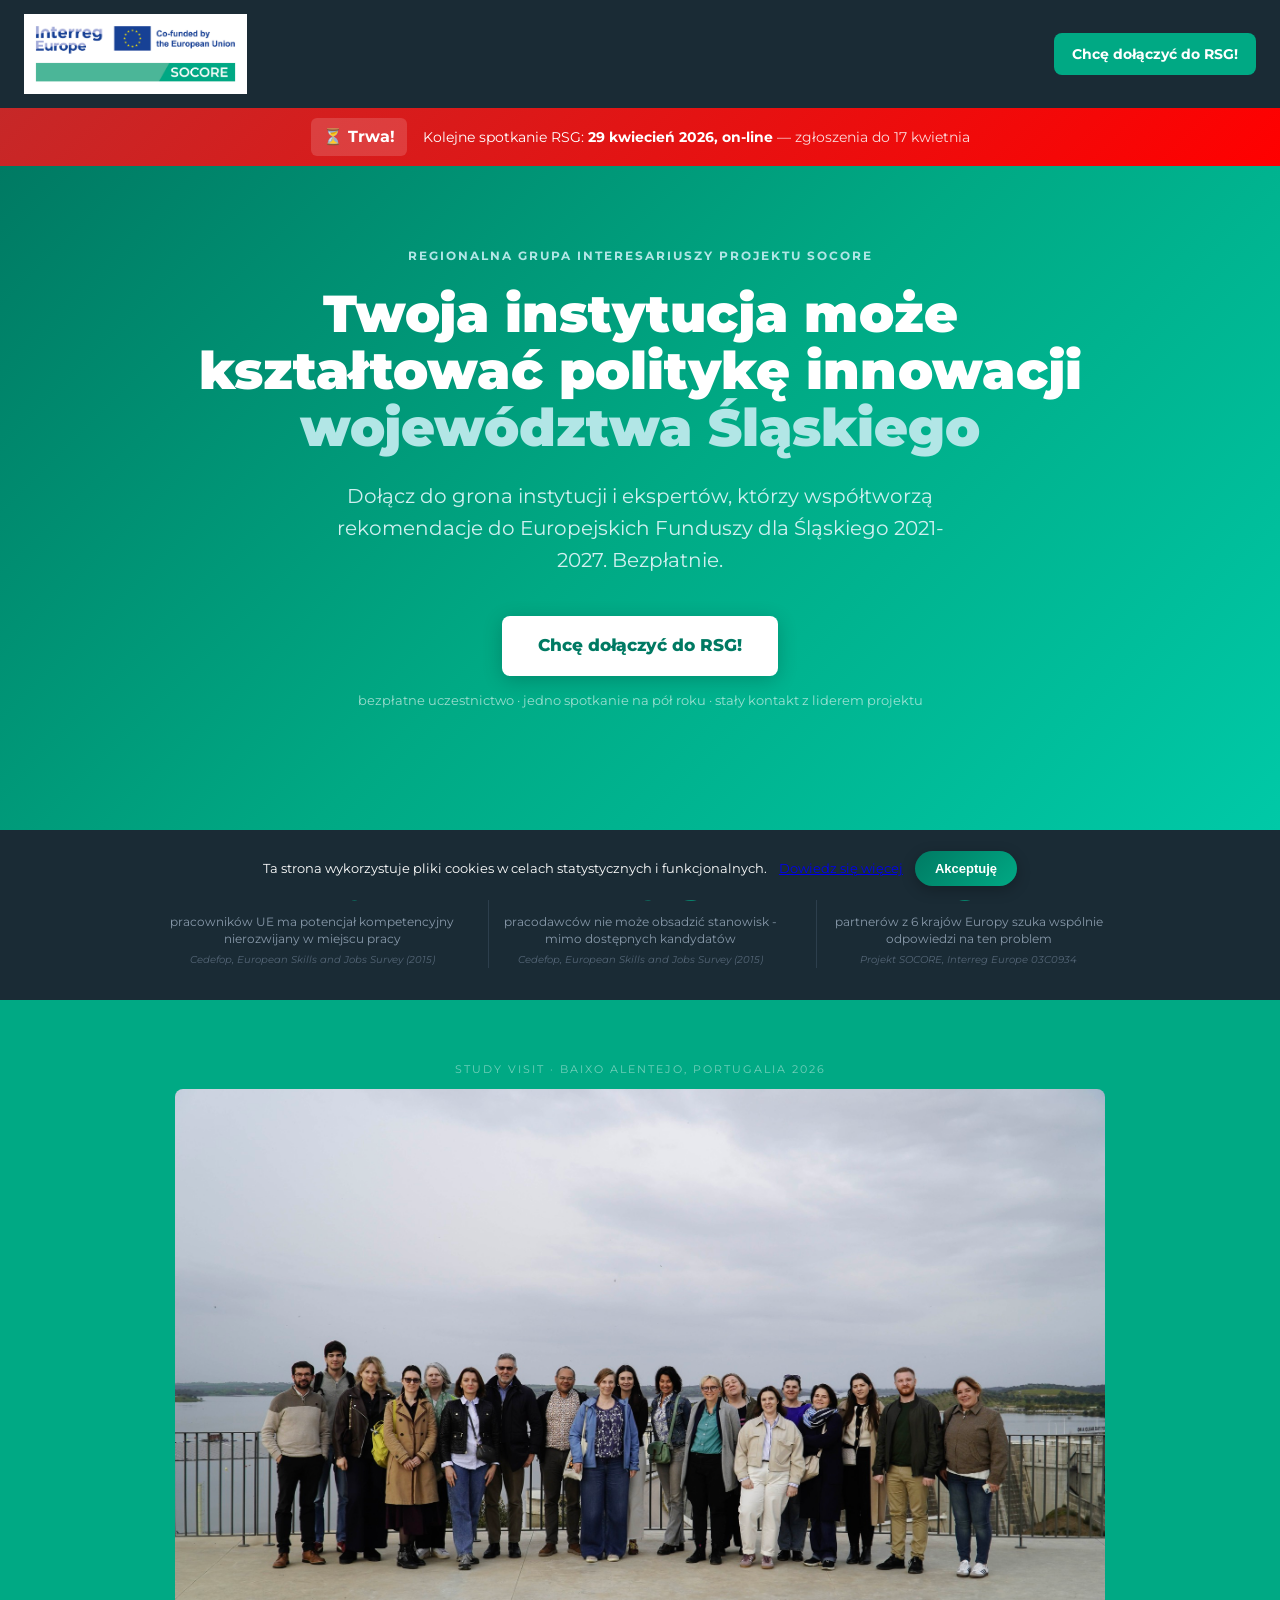
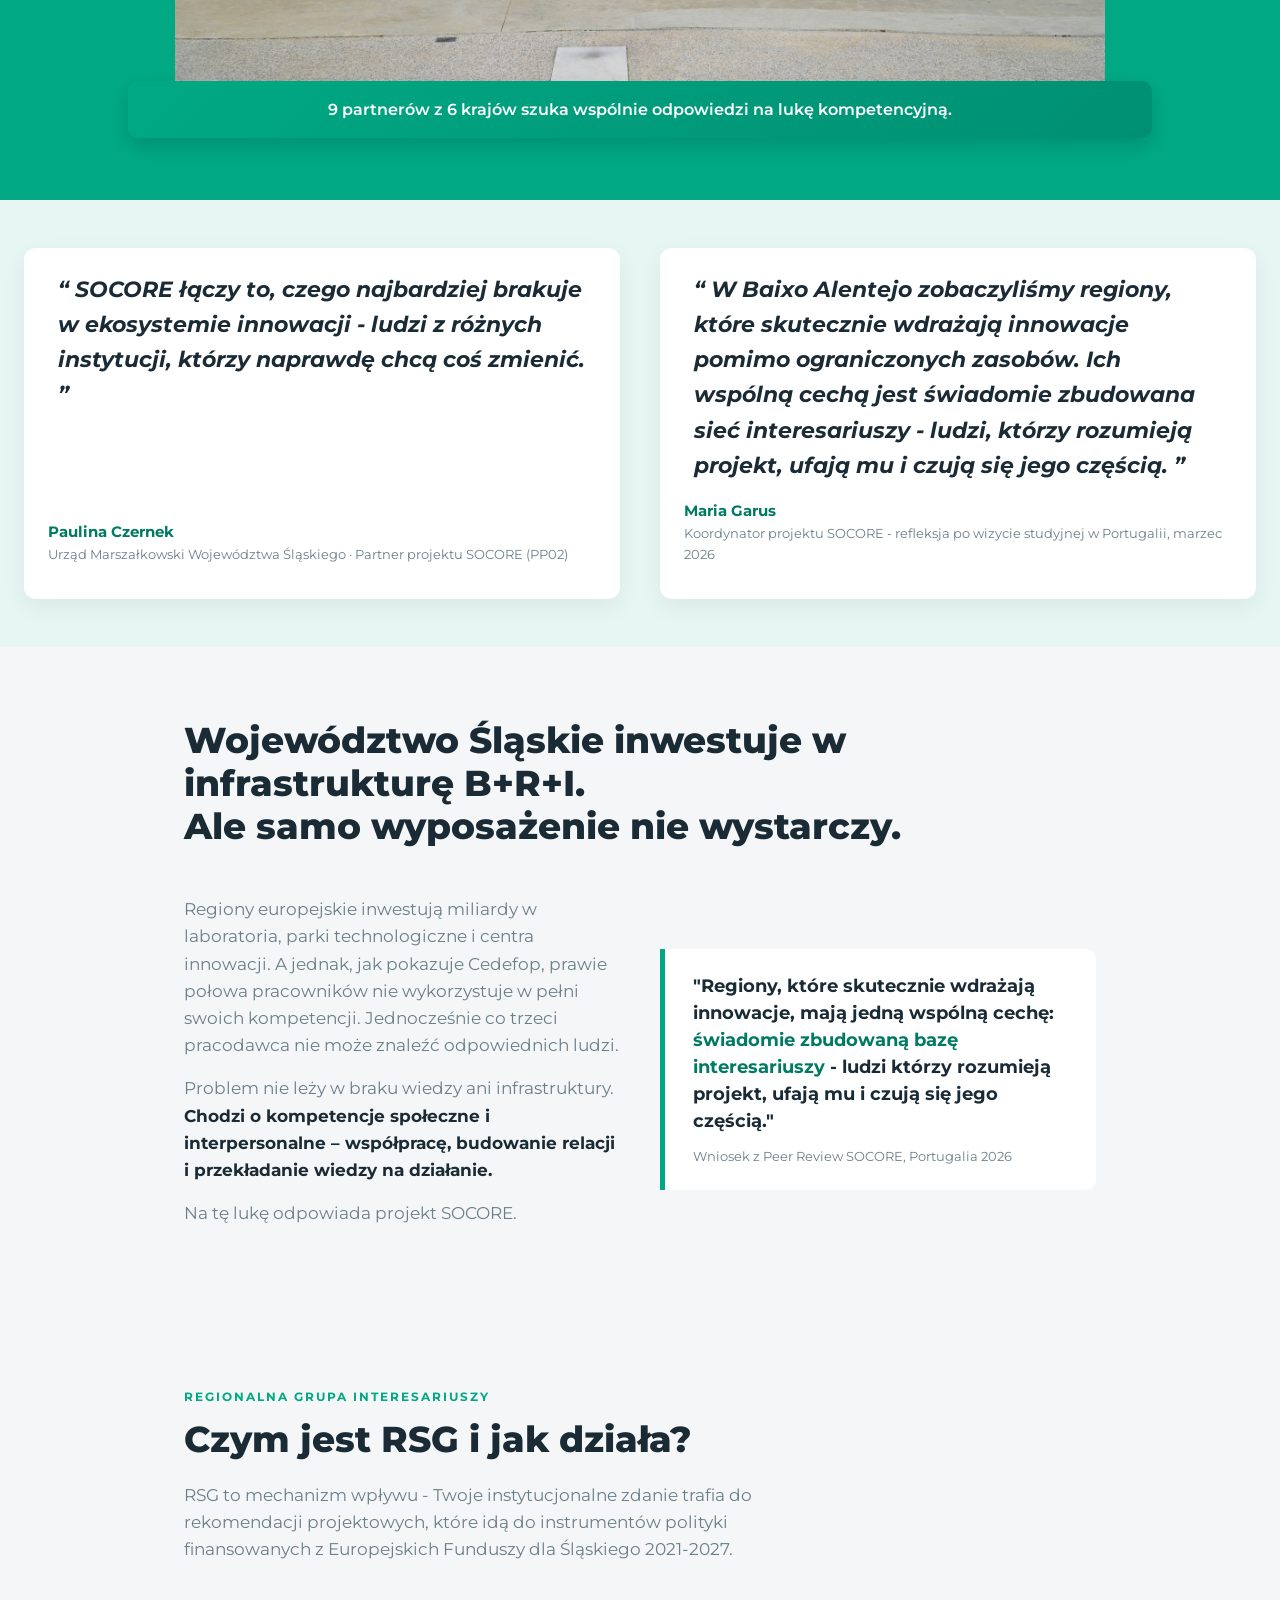
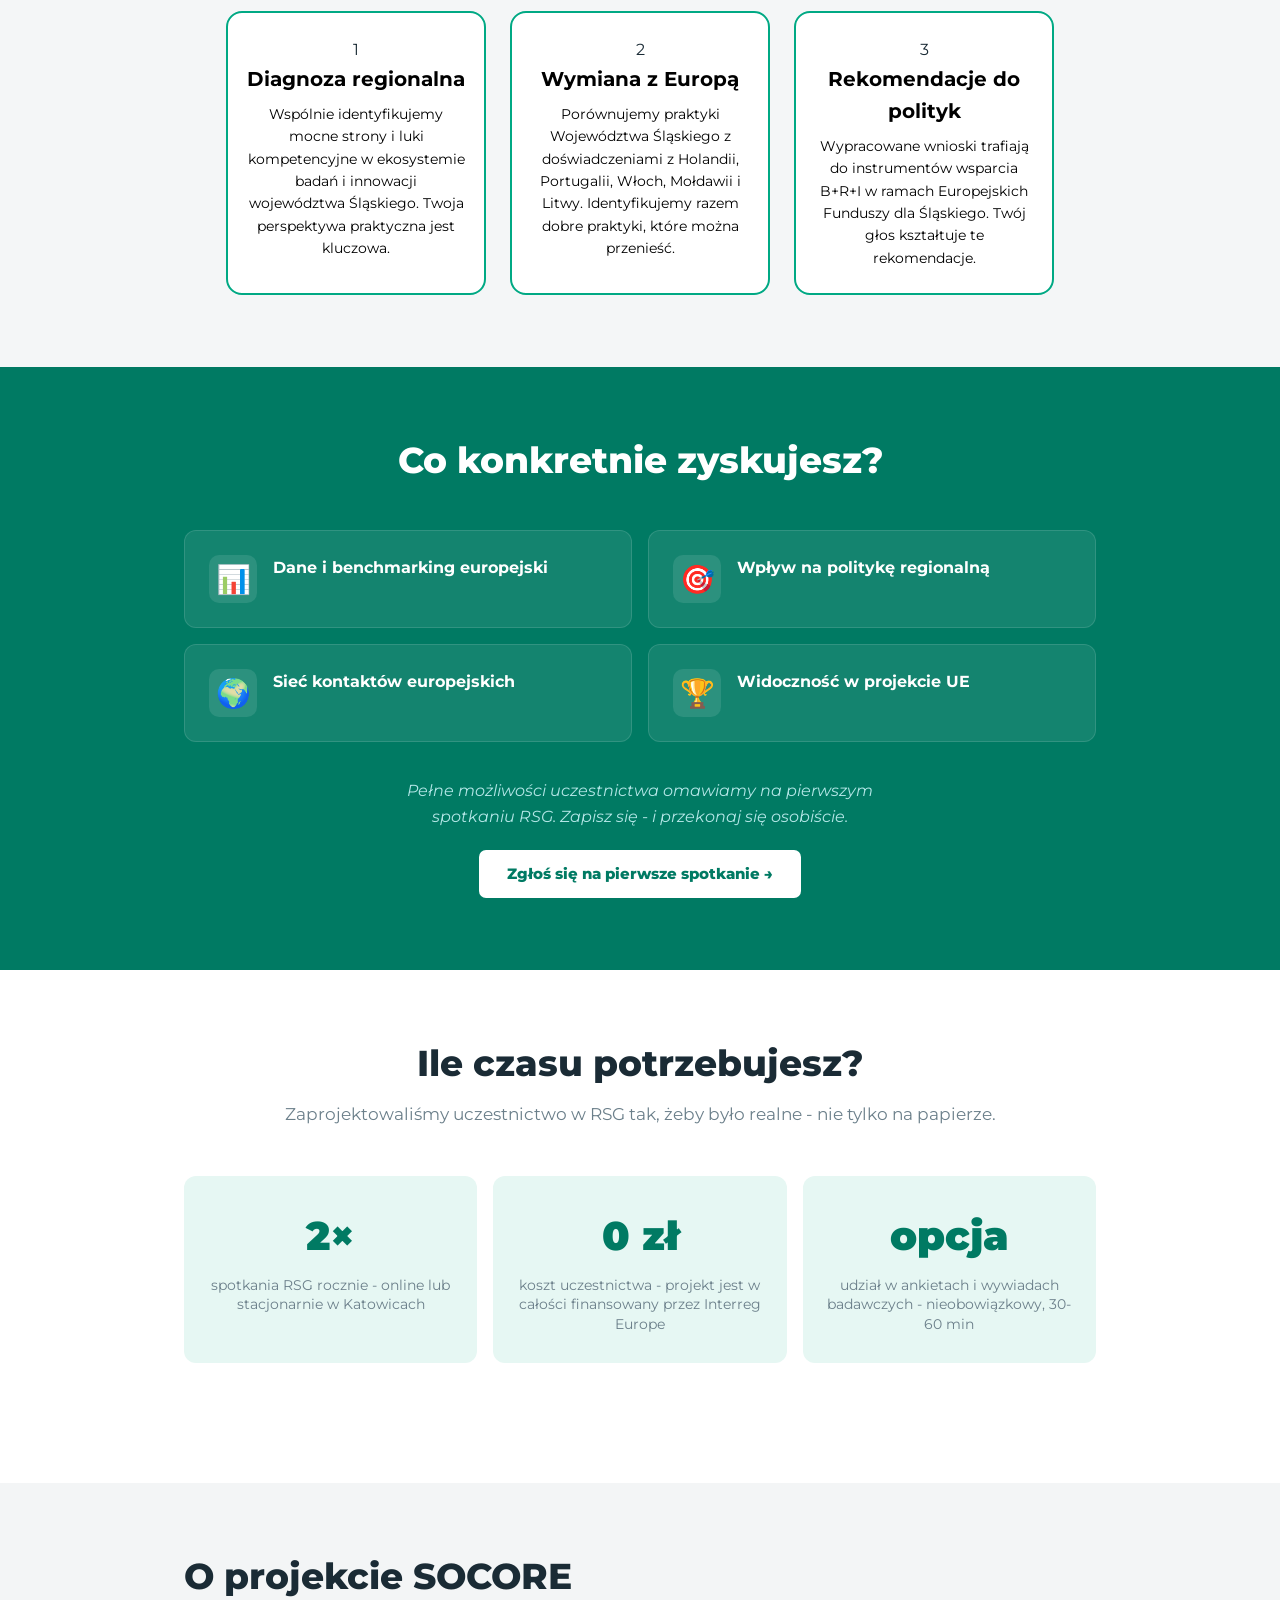
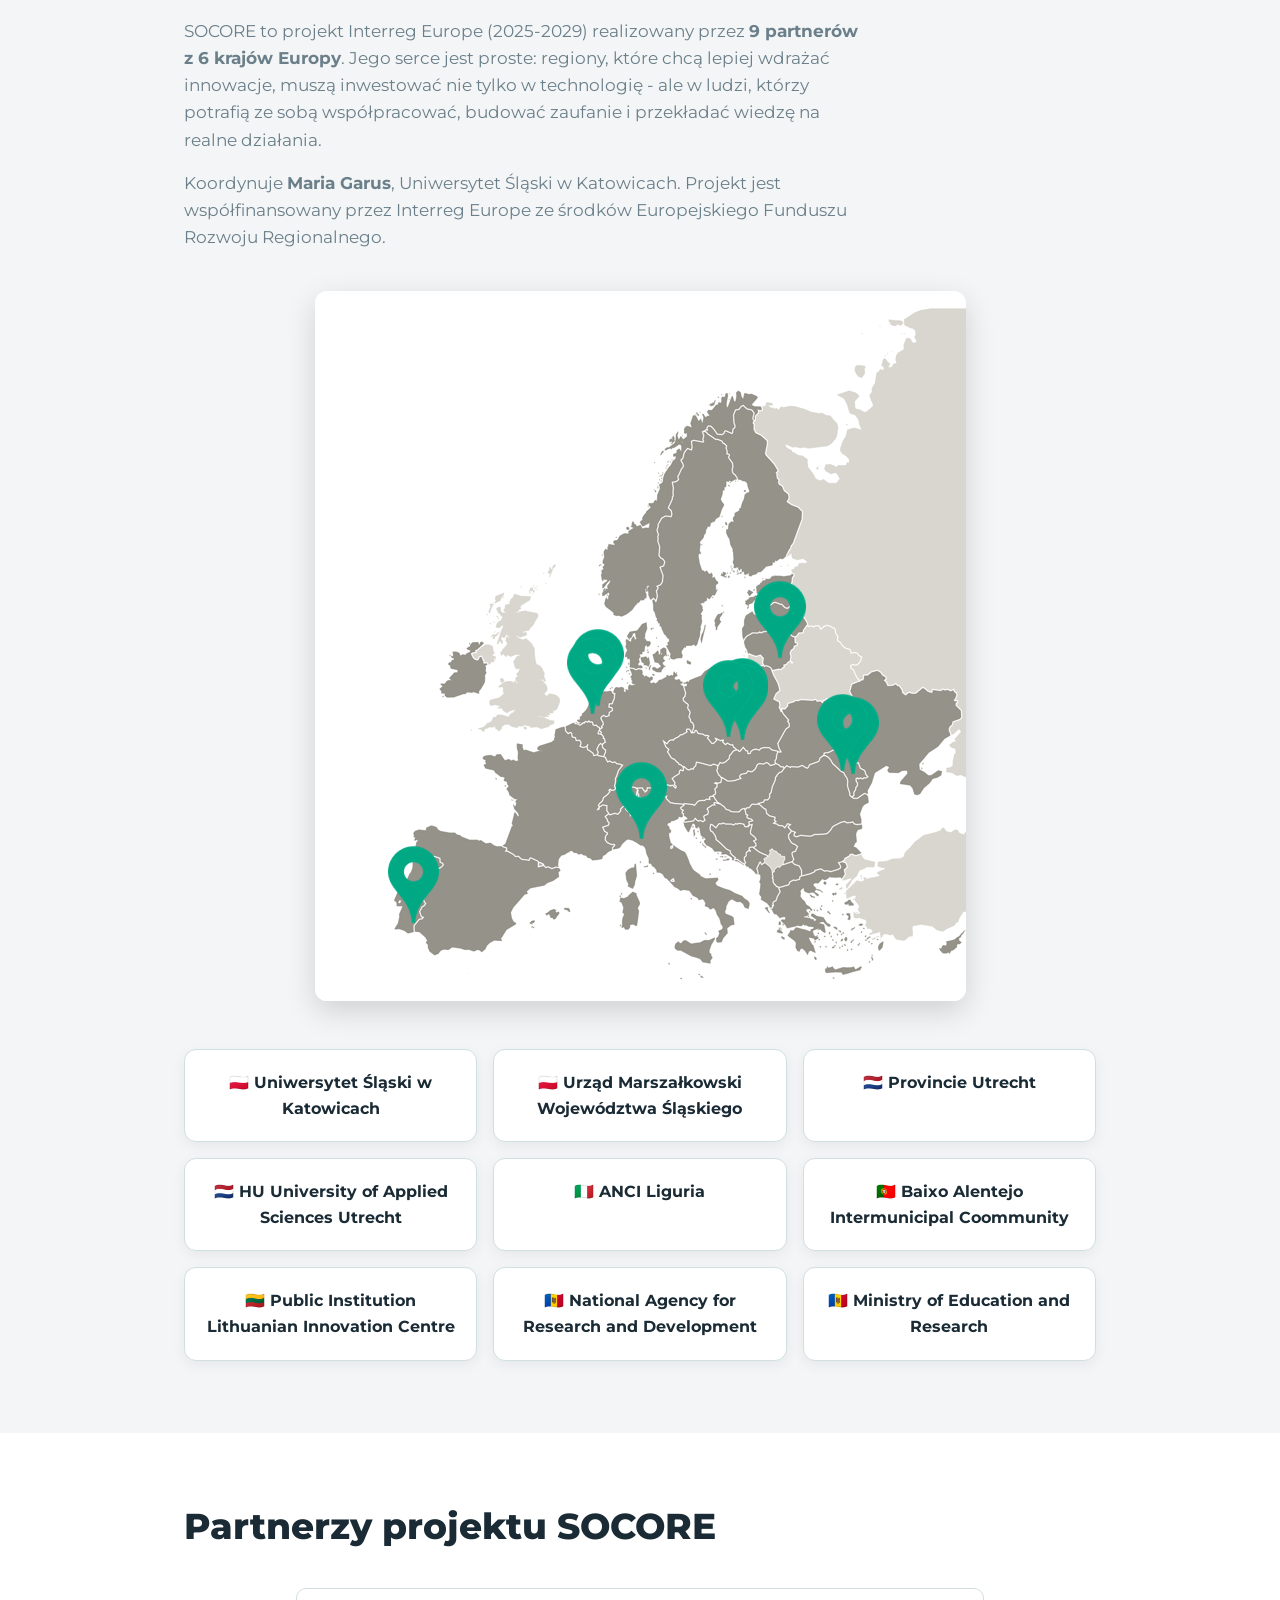
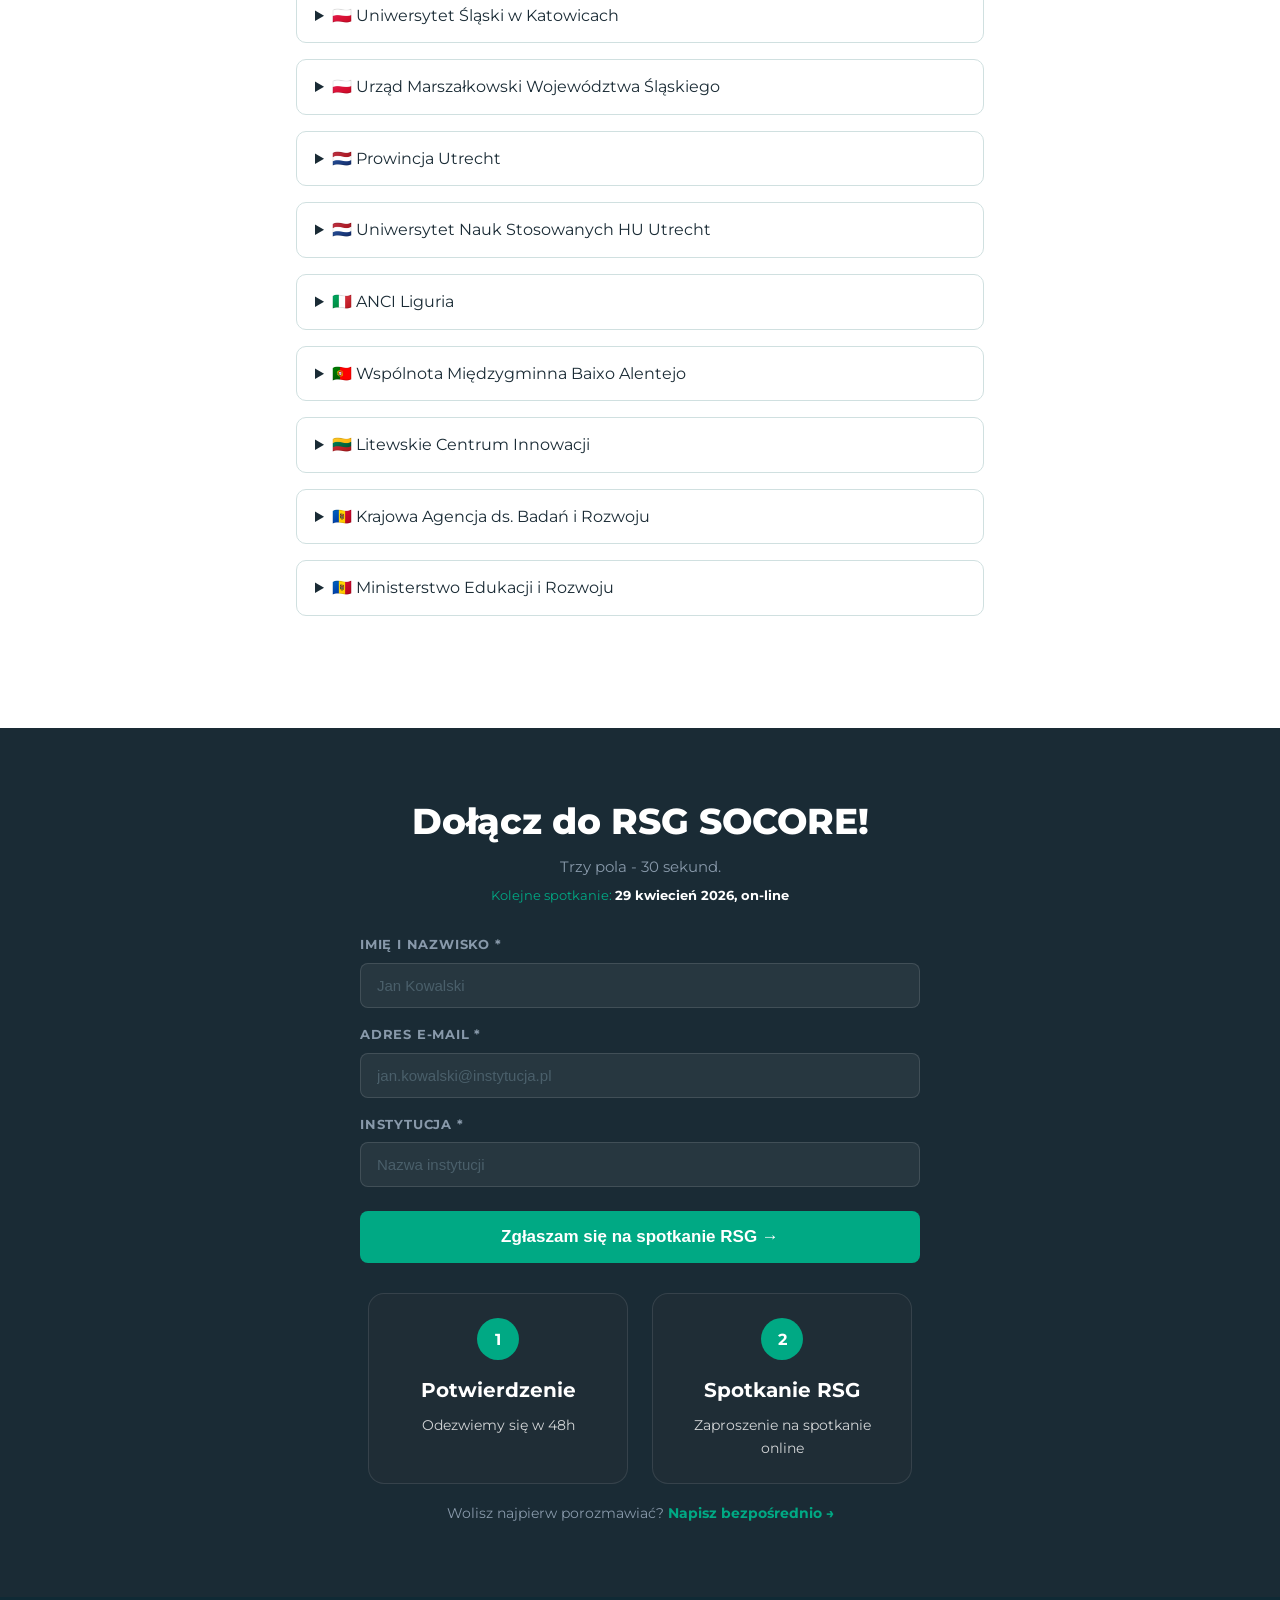
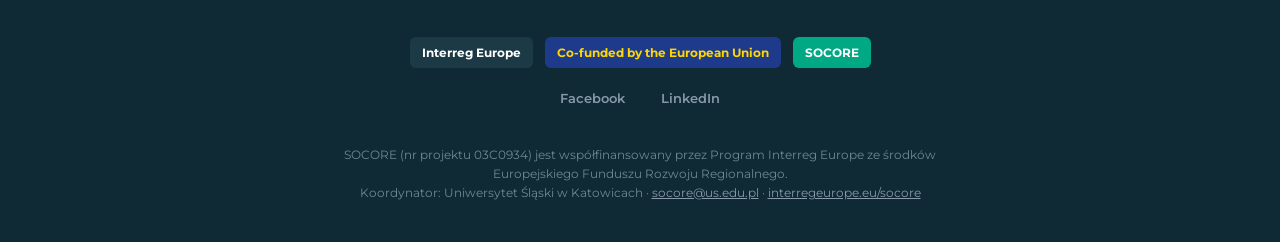
<file: index.html>
<!DOCTYPE html>
<html lang="pl">
<head> 
<meta charset="UTF-8">
<meta name="viewport" content="width=device-width, initial-scale=1.0">
<title>Dołącz do RSG SOCORE - Regionalna Grupa Interesariuszy!</title>
<meta name="description" content="Regionalna Grupa Interesariuszy projektu SOCORE - bezpłatne uczestnictwo, realny wpływ na polityki innowacji województwa Śląskiego finansowane z Europejskich Funduszy dla Śląskiego 2021–2027.">

<!-- Open Graph (podgląd przy udostępnianiu w social media) -->
<meta property="og:title" content="Dołącz do RSG SOCORE!">
<meta property="og:description" content="Twój głos ma znaczenie dla polityk innowacji województwa Śląskiego. Dołącz do Regionalnej Grupy Interesariuszy - bezpłatnie.">
<meta property="og:type" content="website">
<meta property="og:image" content="https://socore-project.github.io/socore_study_visit.jpg">
<meta property="og:image:width" content="1200">
<meta property="og:image:height" content="630">
<link href="https://fonts.googleapis.com/css2?family=Montserrat:wght@400;600;700;800;900&display=swap" rel="stylesheet">
<style>
  /* ── RESET & BASE ── */
  *, *::before, *::after { box-sizing: border-box; margin: 0; padding: 0; }

  :root {
    --teal:       #00a984;
    --teal-dark:  #007a63;
    --teal-light: #E6F7F3;
    --dark:       #1A2B35;
    --gray:       #F4F6F7;
    --mid-gray:   #6B7F8A;
    --white:      #FFFFFF;
    --orange:     #CD5C5C;
    --green:      #00a984;
  }

  html { scroll-behavior: smooth; }

  body {
    font-family: 'Montserrat', Arial, Helvetica, sans-serif;
    color: var(--dark);
    background: var(--white);
    line-height: 1.6;
    font-size: 16px;
    margin: 0;
  }
body {
  margin: 0;
}
  /* ── TYPOGRAPHY ── */
  h1 { font-size: clamp(28px, 5vw, 52px); font-weight: 900; line-height: 1.1; }
  h2 { font-size: clamp(22px, 3.5vw, 36px); font-weight: 800; line-height: 1.2; }
  h3 { font-size: clamp(16px, 2vw, 20px); font-weight: 700; }
  p  { font-size: clamp(15px, 1.5vw, 17px); }

  /* ── LAYOUT ── */
  .container { max-width: 960px; margin: 0 auto; padding: 0 24px; }
  .section    { padding: 72px 0; }

  /* ── NAV ── */
  nav {
    background: var(--dark);
    padding: 14px 24px;
    display: flex;
    justify-content: space-between;
    align-items: center;
    position: sticky;
    top: 0;
    z-index: 100;
  }
  .nav-logo {
    display: flex;
    align-items: center;
    gap: 10px;
  }
  .nav-socore {
    background: var(--teal);
    color: white;
    font-weight: 800;
    font-size: 14px;
    padding: 4px 10px;
    border-radius: 4px;
    letter-spacing: 1px;
  }
  .nav-program {
    font-size: 11px;
    color: #8899AA;
  }
  .nav-cta {
    background: var(--teal);
    color: white;
    font-weight: 700;
    font-size: 13px;
    padding: 8px 18px;
    border-radius: 6px;
    text-decoration: none;
    transition: background .2s;
  }
  .nav-cta:hover { background: var(--teal-dark); }

  /* ── HERO ── */
  .hero {
    background: linear-gradient(135deg, #007a63 0%, #00a984 50%, #00c9a7 100%);    padding: 80px 24px 72px;
    text-align: center;
    color: white;
    padding: 80px 24px 120px;
  }
  .hero-eyebrow {
    font-size: 12px;
    font-weight: 700;
    text-transform: uppercase;
    letter-spacing: 2px;
    color: #B2E6E6;
    margin-bottom: 20px;
  }
  .hero h1 { color: white; margin-bottom: 24px; }
  .hero h1 span { color: #B2E6E6; }
  .hero-sub {
    font-size: clamp(16px, 2vw, 20px);
    color: #D0F0F0;
    max-width: 640px;
    margin: 0 auto 40px;
    line-height: 1.6;
  }
  .hero-cta {
    display: inline-block;
    background: white;
    color: var(--teal-dark);
    font-weight: 800;
    font-size: 17px;
    padding: 16px 36px;
    border-radius: 8px;
    text-decoration: none;
    transition: transform .2s, box-shadow .2s;
    box-shadow: 0 4px 20px rgba(0,0,0,.2);
  }
  .hero-cta:hover { transform: translateY(-2px); box-shadow: 0 8px 28px rgba(0,0,0,.25); }
  .hero-note {
    font-size: 13px;
    color: rgba(255,255,255,.6);
    margin-top: 14px;
  }

  /* ── STATS BAR ── */
  .stats-bar {
    background: var(--dark);
    padding: 32px 24px;
  }
  .stats-inner {
    max-width: 960px;
    margin: 0 auto;
    display: grid;
    grid-template-columns: repeat(3, 1fr);
    gap: 24px;
    text-align: center;
  }
  .stat-num {
    font-size: clamp(28px, 4vw, 44px);
    font-weight: 900;
    color: var(--teal);
    display: block;
    line-height: 1;
    margin-bottom: 8px;
  }
  .stat-label {
    font-size: 12px;
    color: #8899AA;
    line-height: 1.4;
  }
  .stat-source {
    font-size: 10px;
    color: #556677;
    margin-top: 4px;
    font-style: italic;
  }
  .stat-divider {
    border-left: 1px solid #2D3F4D;
  }
  /* ── URGENCY BAR ── */
.urgency-bar {
  background: linear-gradient(135deg, #c62828, #ff0000);
  padding: 10px 20px;
  color: white;
}

.urgency-content {
  max-width: 960px;
  margin: 0 auto;

  display: flex;
  align-items: center;
  justify-content: center;
  gap: 16px;

  flex-wrap: wrap;
  text-align: center;
}

.urgency-countdown {
  font-weight: 700;
  background: rgba(255,255,255,0.15);
  padding: 6px 12px;
  border-radius: 6px;
  white-space: nowrap;
}

.urgency-text {
  font-size: 14px;
}

.urgency-text span {
  opacity: 0.85;
  font-weight: 400;
}
  /* ── PHOTO STRIP ── */
  .photo-strip { width:100%; 
                height:800px; 
                background: linear-gradient(135deg,#00a984 100%,#E6F7F3 0%); 
                display:flex; 
                align-items:center; 
                justify-content:center;
                flex-direction:column; 
                gap:12px; 
                position:relative; 
                margin-top: 0 px;}
 .photo-cap {
position: relative;
  margin: -40px auto 0;

  background: linear-gradient(135deg, #00a984, #008f73);
  color: white;

  padding: 16px;
  border-radius: 10px;

  width: 80%;
  text-align: center;

  font-weight: 600;
  box-shadow: 0 8px 20px rgba(0,0,0,0.15);
}
 }
  /* ── NEXT STEPS ── */
  .next-steps { display:flex; gap:0; margin-top:32px; background:rgba(255,255,255,.06); border-radius:12px; overflow:hidden; border:1px solid rgba(255,255,255,.1); }
  .next-step { flex:1; padding:20px 14px; text-align:center; border-right:1px solid rgba(255,255,255,.08); }
  .next-step:last-child { border-right:none; }
  .next-step-num { width:32px;height:32px;background:var(--teal);color:white;border-radius:50%;display:flex;align-items:center;justify-content:center;font-weight:900;font-size:14px;margin:0 auto 10px; }
  .next-step h4 { color:white;font-size:13px;margin-bottom:5px; }
  .next-step p { color:#8899AA;font-size:12px;line-height:1.4; }
  /* ── ALT CTA ── */
  .alt-cta { text-align:center;margin-top:18px;font-size:14px;color:#8899AA; }
  .alt-cta a { color:var(--teal);font-weight:700;text-decoration:none; }
  .alt-cta a:hover { color:white; }
  /* ── PROBLEM SECTION ── */
  .problem { background: var(--gray); }
  .problem-grid {
    display: grid;
    grid-template-columns: 1fr 1fr;
    gap: 40px;
    align-items: center;
    margin-top: 48px;
  }
  .problem-text p { color: var(--mid-gray); margin-bottom: 16px; }
  .problem-text p strong { color: var(--dark); }
  .problem-highlight {
    background: white;
    border-left: 5px solid var(--teal);
    padding: 24px 28px;
    border-radius: 0 10px 10px 0;
    font-size: 18px;
    font-weight: 700;
    color: var(--dark);
    line-height: 1.5;
  }
  .problem-highlight span { color: var(--teal-dark); }

  /* ── WHAT IS RSG ── */
  .what-section { background: var(--gray); }
  .what-section .section-label {
    font-size: 12px;
    font-weight: 700;
    text-transform: uppercase;
    letter-spacing: 2px;
    color: var(--teal);
    margin-bottom: 12px;
  }
  .what-section h2 { margin-bottom: 20px; }
  .what-section > .container > p { color: var(--mid-gray); max-width: 640px; margin-bottom: 48px; }

.steps {
  display: flex;
  justify-content: center;
  gap: 24px;
  margin-top: 30px;
}

.step {
  flex: 1;
  max-width: 260px;

  background: white; /* 🔥 ważne */
  border: 2px solid #00a984; /* 🔥 zielona ramka */
  border-radius: 16px;

  padding: 24px 18px;
  text-align: center;

  transition: all 0.25s ease;
}
.step:hover {
  transform: translateY(-4px);
  box-shadow: 0 10px 25px rgba(0,0,0,0.12);
}
.step-number {
  width: 42px;
  height: 42px;
  border-radius: 50%;
  background: #00a984;
  color: black;

  display: flex;
  align-items: center;
  justify-content: center;

  margin: 0 auto 14px;
  font-weight: bold;
}
  .step h3 {
  color: black;
  margin-bottom: 8px;
}

.step p {
  color: black;
  font-size: 14px;
}

  /* ── BENEFITS ── */
  .benefits { background: var(--teal-dark); }
  .benefits h2 { color: white; text-align: center; margin-bottom: 48px; }
  .benefits-grid {
    display: grid;
    grid-template-columns: repeat(2, 1fr);
    gap: 16px;
  }
  .benefit-card {
    background: rgba(255,255,255,.08);
    border: 1px solid rgba(255,255,255,.12);
    border-radius: 12px;
    padding: 24px;
    display: flex;
    gap: 16px;
    align-items: flex-start;
  }
  .benefit-icon {
    font-size: 28px;
    flex-shrink: 0;
    width: 48px;
    height: 48px;
    background: rgba(255,255,255,.1);
    border-radius: 10px;
    display: flex;
    align-items: center;
    justify-content: center;
  }
  .benefit-text h3 { color: white; margin-bottom: 6px; font-size: 16px; }
  .benefit-text p  { color: #B2E6E6; font-size: 14px; line-height: 1.5; }

  /* ── COMMITMENT ── */
  .commitment { background: white; text-align: center; }
  .commitment h2 { margin-bottom: 16px; }
  .commitment > .container > p { color: var(--mid-gray); margin-bottom: 48px; }
  .commit-row {
    display: grid;
    grid-template-columns: repeat(3, 1fr);
    gap: 16px;
    margin-bottom: 48px;
  }
  .commit-item {
    background: var(--teal-light);
    border-radius: 12px;
    padding: 28px 20px;
    text-align: center;
  }
  .commit-num {
    font-size: clamp(28px, 4vw, 40px);
    font-weight: 900;
    color: var(--teal-dark);
    display: block;
    margin-bottom: 8px;
  }
  .commit-label { font-size: 14px; color: var(--mid-gray); line-height: 1.4; }

  /* ── ABOUT PROJECT ── */
  .about {  background: #f3f5f6; }
  .about h2 { margin-bottom: 20px; }
  .about p  { color: var(--mid-gray); margin-bottom: 16px; max-width: 680px; }
  .partners-row {
  display: flex;
  flex-wrap: wrap;
  gap: 12px;
  justify-content: center; /* 🔥 wygląda lepiej */
}
 .partner-pill {
  background: white;
  border: 1px solid #D0E0E0;
  border-radius: 999px; /* 🔥 pill shape */
  padding: 10px 16px;
  font-size: 14px;
  font-weight: 600;
  color: var(--dark);

  display: inline-flex;
  align-items: center;
  gap: 8px;

  transition: all 0.25s ease;
  cursor: default;

  box-shadow: 0 2px 8px rgba(0,0,0,0.05);
}
.partner-pill:hover {
  transform: translateY(-3px);
  background: var(--teal-light);
  border-color: var(--teal);
  box-shadow: 0 8px 20px rgba(0,0,0,0.12);
}

  /* ── FORM SECTION ── */
  .form-section { background: var(--dark); padding: 72px 24px; }
  .form-inner {
    max-width: 560px;
    margin: 0 auto;
    text-align: center;
  }
  .form-inner h2 { color: white; margin-bottom: 12px; }
  .form-inner > p { color: #8899AA; margin-bottom: 36px; font-size: 15px; }

  form { text-align: left; }
  .field { margin-bottom: 16px; }
  label {
    display: block;
    font-size: 13px;
    font-weight: 700;
    color: #8899AA;
    text-transform: uppercase;
    letter-spacing: .8px;
    margin-bottom: 8px;
  }
  input, select, textarea {
    width: 100%;
    background: rgba(255,255,255,.06);
    border: 1.5px solid rgba(255,255,255,.12);
    border-radius: 8px;
    padding: 13px 16px;
    font-size: 15px;
    color: white;
    font-family: Arial, sans-serif;
    transition: border-color .2s;
    outline: none;
  }
  input::placeholder, textarea::placeholder { color: #4A5F6A; }
  input:focus, select:focus, textarea:focus { border-color: var(--teal); }
  select option { background: var(--dark); color: white; }
  textarea { resize: vertical; min-height: 80px; }

  .submit-btn {
    width: 100%;
    background: var(--teal);
    color: white;
    font-weight: 800;
    font-size: 17px;
    padding: 16px;
    border: none;
    border-radius: 8px;
    cursor: pointer;
    margin-top: 8px;
    transition: background .2s, transform .15s;
    font-family: Arial, sans-serif;
  }
  .submit-btn:hover { background: var(--teal-dark); transform: translateY(-1px); }

  .form-legal {
    font-size: 11px;
    color: #4A5F6A;
    text-align: center;
    margin-top: 16px;
    line-height: 1.5;
  }

  /* ── SUCCESS STATE ── */
  .success-box {
    display: none;
    background: rgba(26,173,173,.15);
    border: 1.5px solid var(--teal);
    border-radius: 12px;
    padding: 32px;
    text-align: center;
  }
  .success-box .checkmark { font-size: 48px; margin-bottom: 16px; }
  .success-box h3 { color: white; margin-bottom: 8px; }
  .success-box p  { color: #8899AA; font-size: 14px; }

  /* ── FOOTER ── */
 footer {
  background: #0f2a35;
  padding: 40px 20px;
}

.footer-inner {
  max-width: 900px;
  margin: 0 auto;

  display: flex;
  flex-direction: column;
  align-items: center;
  gap: 20px;

  text-align: center;
}

/* LOGO BADGES */
.footer-logos {
  display: flex;
  gap: 12px;
  flex-wrap: wrap;
  justify-content: center;
}

.footer-badge {
  background: #1b3a45;
  color: white;

  padding: 6px 12px;
  border-radius: 6px;

  font-size: 12px;
  font-weight: 700;
}

.footer-badge.eu {
  background: #1e3a8a;
  color: #ffd700;
}

.footer-badge.socore {
  background: var(--teal);
}

/* SOCIAL */
.footer-social {
  display: flex;
  gap: 20px;
}

.footer-social a {
  color: #8899AA;
  text-decoration: none;
  font-size: 14px;
  font-weight: 600;
}

.footer-social a:hover {
  color: var(--teal);
}

/* TEXT */
.footer-text {
  font-size: 12px;
  color: #6f8893;
  line-height: 1.6;
  max-width: 600px;
}

.footer-text a {
  color: #8899AA;
}
  /* ── RESPONSIVE ── */
  @media (max-width: 700px) {
    .problem-grid    { grid-template-columns: 1fr; }
    .steps           { grid-template-columns: 1fr; }
    .benefits-grid   { grid-template-columns: 1fr; }
    .commit-row      { grid-template-columns: 1fr; }
    .stats-inner     { grid-template-columns: 1fr; gap: 28px; }
    .stat-divider    { border-left: none; border-top: 1px solid #2D3F4D; padding-top: 28px; }
  }
    .logo-img {
  max-height: 80px;
  width: auto;
  height: auto;
  display: block;
}
    img[src="brand.jpg"] {
  max-height: 620px;
  width: auto;
  display: block;
  margin: 0 auto;
}
  .footer-social {
  margin-bottom: 16px;
}

.footer-social a {
  color: #8899AA;
  text-decoration: none;
  margin: 0 10px;
  font-size: 13px;
  font-weight: 600;
}

.footer-social a:hover {
  color: var(--teal);
}
  .footer-logos {
  display: flex;
  justify-content: center;
  align-items: center;
  gap: 12px;
  flex-wrap: wrap;
}
  .footer-logos > div {
  flex: 0 0 auto;
  width: auto;
  white-space: nowrap;
}
.f-interreg,
.f-eu,
.f-socore {
  display: inline-block;
}
  .footer-logos {
  max-width: 600px;
  margin: 0 auto;
}
.cookie-banner button {
  background: linear-gradient(135deg, #007a63, #00a984);
  color: white;
  border: none;
  padding: 10px 20px;
  border-radius: 999px; /* 🔥 pill shape */
  font-weight: 700;
  font-size: 13px;
  cursor: pointer;
  transition: all 0.25s ease;
  white-space: nowrap;

  box-shadow: 0 4px 14px rgba(0,0,0,0.25);
}
  .cookie-banner button:hover {
  transform: translateY(-2px) scale(1.03);
  box-shadow: 0 8px 22px rgba(0,0,0,0.35);
}
  .cookie-banner button:active {
  transform: translateY(0) scale(0.98);
  box-shadow: 0 2px 8px rgba(0,0,0,0.2);
}
  .partners-map {
  text-align: center;
  margin: 40px 0;
}

.partners-map img {
  max-width: 100%;
  height: auto;
  border-radius: 12px;
  box-shadow: 0 10px 30px rgba(0,0,0,0.15);
}
  .cookie-banner {
  position: fixed;
  bottom: 0;
  left: 0;
  width: 100%;

  background: #1A2B35;
  color: white;
  padding: 14px 20px;

  display: flex;
  flex-wrap: wrap;
  justify-content: center;
  align-items: center;
  gap: 12px;

  text-align: center;
  z-index: 999;
  font-size: 13px;
}
  #countdown {
  font-weight: 700;
  background: rgba(255,255,255,0.15);
  padding: 6px 12px;
  border-radius: 6px;
  white-space: nowrap;
}
  .partners-grid {
  display: grid;
  grid-template-columns: repeat(3, 1fr);
  gap: 16px;
  margin-top: 20px;
}

.partner-card {
  background: white;
  border-radius: 12px;
  padding: 20px;
  text-align: center;
  font-weight: 700;
  cursor: pointer;

  border: 1px solid #D0E0E0;
  transition: all 0.25s ease;

  box-shadow: 0 4px 14px rgba(0,0,0,0.06);
}
.partner-info {
  margin-top: 30px;
  padding: 20px;
  border-radius: 12px;
  background: white;
  border: 1px solid #D0E0E0;
  display: none;
}
.partner-card:hover {
  transform: translateY(-4px);
  background: var(--teal-light);
  border-color: var(--teal);
  box-shadow: 0 10px 25px rgba(0,0,0,0.12);
}
  .partner-detail {
  margin-top: 40px;
  padding: 24px;
  background: var(--gray);
  border-radius: 10px;
  border-left: 4px solid var(--teal);
}
  .footer-social {
  display: flex;
  gap: 16px;
  justify-content: center;
}
  .partner-card {
  text-decoration: none;   /* 🔥 usuwa podkreślenie */
  color: inherit;          /* 🔥 usuwa niebieski kolor */
}
  .partner-card:visited {
  color: inherit;
}
  .dark-steps .step {
  background: #1f2d36;        /* 🔥 ciemnoszary */
  border: 1px solid rgba(255,255,255,0.1);
  border-radius: 16px;

  padding: 24px 18px;
  text-align: center;
}
  .dark-steps .step h3 {
  color: white;
}

.dark-steps .step p {
  color: rgba(255,255,255,0.8);
}
  .dark-steps .step-number {
  background: #00a984;
  color: white;
}
  .dark-steps .step:hover {
  transform: translateY(-4px);
  background: #243742;
}
  .partner-accordion {
  background: white;
  border: 1px solid #D0E0E0;
  border-radius: 10px;
  padding: 14px 18px;
 margin: 0 0 16px 0;  
  max-width: 720px;             /* 🔥 szerokość kontrolowana */
  width: 100%;

  transition: all 0.2s ease;
}
 .partners-accordion-wrapper {
  max-width: 720px;
  margin: 40px auto; /* 🔥 równe od góry i środka */
  padding: 0 16px;   /* 🔥 odstęp od krawędzi na mobile */
}

.partner-accordion[open] {
  border-color: var(--teal);
  box-shadow: 0 8px 24px rgba(0,0,0,0.12);
}
  .social-proof {
  background: var(--teal-light);
  padding: 48px 24px;
}

.proof-inner {
  display: flex;
  flex-direction: column;
  height: 100%;
}

.proof-quote {
  font-size: clamp(17px,2.2vw,22px);
  font-weight: 700;
  color: var(--dark);

  line-height: 1.6; /* 🔥 równa, spokojna interlinia */
  margin: 0;
  margin-bottom: 16px;

  font-style: italic;
  padding: 0 10px;

  display: block;
}

.proof-mark {
  font-size: 1em;           /* 🔥 KLUCZ */
  line-height: 0;           /* 🔥 nie rozpycha linii */
  vertical-align: baseline; /* 🔥 stabilne */
}

.proof-author {
  font-size: 15px;
  font-weight: 700;
  color: var(--teal-dark);
  margin-top: auto; /* 🔥 TO ROBI MAGIĘ */
}

.proof-role {
  font-size: 13px;
  color: var(--mid-gray);
  margin-bottom: 10px;
}

.proof-separator {
  width: 60px;
  height: 2px;
  background: var(--teal);
  margin: 24px auto;
  border-radius: 2px;
}
 .two-columns {
  display: grid;
  grid-template-columns: 1fr 1fr;
  gap: 40px;
  align-items: stretch; /* 🔥 KLUCZ */
}

.proof-item {
  display: flex;
  flex-direction: column;
  justify-content: space-between; /* 🔥 wyrównanie */
  height: 100%;
min-height: 100%;
}

/* 📱 mobile */
@media (max-width: 768px) {
  .two-columns {
    grid-template-columns: 1fr;
  }
}
  .proof-item {
  background: white;
  padding: 24px;
  border-radius: 12px;
  box-shadow: 0 8px 24px rgba(0,0,0,0.06);
}
  .top-cta {
  background: #00a984;
  color: white;
  padding: 10px 18px;
  border-radius: 8px;
  font-weight: 700;
  font-size: 14px;
  text-decoration: none;
  transition: all 0.2s ease;
}

.top-cta:hover {
  background: #008f70;
  transform: translateY(-1px);
}
  .top-bar-inner {
  max-width: 1100px;
  margin: 0 auto;

  display: flex;
  align-items: center;
  justify-content: space-between; /* 🔥 TO WYPYCHA NA PRAWO */
}
.cookie-banner {
  transition: opacity 0.3s ease;
}

.cookie-banner.hide {
  opacity: 0;
  pointer-events: none;
}
  @media (max-width: 768px) {

  /* NAV */
  nav {
    flex-direction: column;
    gap: 10px;
    align-items: center;
  }

  /* HERO */
  .hero {
    padding: 60px 16px 80px;
  }

  /* STATS */
  .stats-inner {
    grid-template-columns: 1fr;
  }

  /* PROBLEM */
  .problem-grid {
    grid-template-columns: 1fr;
  }

  /* STEPS */
  .steps {
    flex-direction: column;
    align-items: center;
  }

  .step {
    max-width: 100%;
  }

  /* BENEFITS */
  .benefits-grid {
    grid-template-columns: 1fr;
  }

  /* COMMITMENT */
  .commit-row {
    grid-template-columns: 1fr;
  }

  /* PARTNERS GRID */
  .partners-grid {
    grid-template-columns: 1fr;
  }

  /* TWO COLUMNS (CYTATY) */
  .two-columns {
    grid-template-columns: 1fr;
  }
.footer-badge {
  background: #1b3a45;
  color: white;

  padding: 6px 12px;
  border-radius: 6px;

  font-size: 12px;
  font-weight: 700;

  white-space: nowrap;
}

/* EU – żółty */
.footer-badge.eu {
  background: #1e3a8a;
  color: #ffd700;
}

/* SOCORE – zielony */
.footer-badge.socore {
  background: var(--teal);
}
</style>
</head>
<body>

<!-- NAV -->
<nav>
  <div class="nav-logo">
    <img src="SOCORE_Logo.jpg" alt="SOCORE logo" class="logo-img">
  </div>

  <a href="#form" class="top-cta">Chcę dołączyć do RSG!</a>
</nav>
<div class="urgency-bar">
  <div class="urgency-content">
    
    <div class="urgency-countdown" id="countdown"></div>

    <div class="urgency-text">
      Kolejne spotkanie RSG: <strong>29 kwiecień 2026, on-line</strong>
      <span>— zgłoszenia do 17 kwietnia</span>
    </div>

  </div>
</div>

<!-- HERO -->
<section class="hero">
  <div class="container">
    <div class="hero-eyebrow">Regionalna Grupa Interesariuszy projektu SOCORE</div>
    <h1>Twoja instytucja może<br>kształtować politykę innowacji<br><span>województwa Śląskiego</span></h1>
    <p class="hero-sub">Dołącz do grona instytucji i ekspertów, którzy współtworzą rekomendacje do Europejskich Funduszy dla Śląskiego 2021-2027. Bezpłatnie.</p>
    <a href="#form" class="hero-cta">Chcę dołączyć do RSG!</a>
    <p class="hero-note">bezpłatne uczestnictwo ·  jedno spotkanie na pół roku · stały kontakt z liderem projektu</p>
  </div>
</section>

<!-- STATS BAR -->
<div class="stats-bar">
  <div class="stats-inner">
    <div>
      <span class="stat-num">44%</span>
      <div class="stat-label">pracowników UE ma potencjał kompetencyjny nierozwijany w miejscu pracy</div>
      <div class="stat-source">Cedefop, European Skills and Jobs Survey (2015)</div>
    </div>
    <div class="stat-divider">
      <span class="stat-num">1 na 3</span>
      <div class="stat-label">pracodawców nie może obsadzić stanowisk - mimo dostępnych kandydatów</div>
      <div class="stat-source">Cedefop, European Skills and Jobs Survey (2015)</div>
    </div>
    <div class="stat-divider">
      <span class="stat-num">9</span>
      <div class="stat-label">partnerów z 6 krajów Europy szuka wspólnie odpowiedzi na ten problem</div>
      <div class="stat-source">Projekt SOCORE, Interreg Europe 03C0934</div>
    </div>
  </div>
</div>

<!-- PHOTO STRIP -->
<div class="photo-strip">
  <div style="text-align:center;padding:0 24px;">
  <div style="font-size:11px;color:rgba(255,255,255,.45);text-transform:uppercase;letter-spacing:2px;margin-bottom:10px;">
   Study Visit · Baixo Alentejo, Portugalia 2026
  </div>

  <img src="brand.jpg" alt="SOCORE study visit" style="max-width:100%; height:auto; border-radius:8px;">
</div>
  <div class="photo-cap">9 partnerów z 6 krajów szuka wspólnie odpowiedzi na lukę kompetencyjną.</div>
</div>

<!-- SOCIAL PROOF -->
<div class="social-proof">
  <div class="proof-inner two-columns">

    <!-- CYTAT 1 -->
    <div class="proof-item">
      <p class="proof-quote">
        <span class="proof-mark">“</span>
        SOCORE łączy to, czego najbardziej brakuje w ekosystemie innowacji - ludzi z różnych instytucji, którzy naprawdę chcą coś zmienić.
        <span class="proof-mark">”</span>
      </p>
      <div class="proof-author">Paulina Czernek</div>
      <div class="proof-role">Urząd Marszałkowski Województwa Śląskiego · Partner projektu SOCORE (PP02)</div>
    </div>

    <!-- CYTAT 2 -->
    <div class="proof-item">
      <p class="proof-quote">
        <span class="proof-mark">“</span>
        W Baixo Alentejo zobaczyliśmy regiony, które skutecznie wdrażają innowacje pomimo ograniczonych zasobów. Ich wspólną cechą jest świadomie zbudowana sieć interesariuszy - ludzi, którzy rozumieją projekt, ufają mu i czują się jego częścią.
        <span class="proof-mark">”</span>
      </p>
      <div class="proof-author">Maria Garus</div>
      <div class="proof-role">Koordynator projektu SOCORE - refleksja po wizycie studyjnej w Portugalii, marzec 2026</div>
    </div>

  </div>
</div>

<!-- PROBLEM -->
<section class="section problem">
  <div class="container">
    <h2>Województwo Śląskie inwestuje w infrastrukturę B+R+I.<br>Ale samo wyposażenie nie wystarczy.</h2>
    <div class="problem-grid">
      <div class="problem-text">
        <p>Regiony europejskie inwestują miliardy w laboratoria, parki technologiczne i centra innowacji.
A jednak, jak pokazuje Cedefop, prawie połowa pracowników nie wykorzystuje w pełni swoich kompetencji. Jednocześnie co trzeci pracodawca nie może znaleźć odpowiednich ludzi.</p>
        <p>Problem nie leży w braku wiedzy ani infrastruktury.
 <strong>Chodzi o kompetencje społeczne i interpersonalne – współpracę, budowanie relacji i przekładanie wiedzy na działanie.</strong> </p>
        <p>Na tę lukę odpowiada projekt SOCORE.</p>
      </div>
      <div class="problem-highlight">
        "Regiony, które skutecznie wdrażają innowacje, mają jedną wspólną cechę: <span>świadomie zbudowaną bazę interesariuszy</span> - ludzi którzy rozumieją projekt, ufają mu i czują się jego częścią."
        <div style="font-size:13px;font-weight:400;color:var(--mid-gray);margin-top:12px;">Wniosek z Peer Review SOCORE, Portugalia 2026</div>
      </div>
    </div>
  </div>
</section>

<!-- WHAT IS RSG -->
<section class="section what-section">
  <div class="container">
    <div class="section-label">Regionalna Grupa Interesariuszy</div>
    <h2>Czym jest RSG i jak działa?</h2>
    <p>RSG to mechanizm wpływu - Twoje instytucjonalne zdanie trafia do rekomendacji projektowych, które idą do instrumentów polityki finansowanych z Europejskich Funduszy dla Śląskiego 2021-2027.</p>
    <div class="steps">
      <div class="step">
        <div class="step-num">1</div>
        <h3>Diagnoza regionalna</h3>
        <p>Wspólnie identyfikujemy mocne strony i luki kompetencyjne w ekosystemie badań i innowacji województwa Śląskiego. Twoja perspektywa praktyczna jest kluczowa.</p>
      </div>
      <div class="step">
        <div class="step-num">2</div>
        <h3>Wymiana z Europą</h3>
        <p>Porównujemy praktyki Województwa Śląskiego z doświadczeniami z Holandii, Portugalii, Włoch, Mołdawii i Litwy. Identyfikujemy razem dobre praktyki, które można przenieść.</p>
      </div>
      <div class="step">
        <div class="step-num">3</div>
        <h3>Rekomendacje do polityk</h3>
        <p>Wypracowane wnioski trafiają do instrumentów wsparcia B+R+I w ramach Europejskich Funduszy dla Śląskiego. Twój głos kształtuje te rekomendacje.</p>
      </div>
    </div>
  </div>
</section>

<!-- BENEFITS -->
<section class="section benefits">
  <div class="container">
    <h2>Co konkretnie zyskujesz?</h2>
    <div class="benefits-grid">
      <div class="benefit-card">
        <div class="benefit-icon">📊</div>
        <div class="benefit-text">
          <h3>Dane i benchmarking europejski</h3>
        </div>
      </div>
      <div class="benefit-card">
        <div class="benefit-icon">🎯</div>
        <div class="benefit-text">
          <h3>Wpływ na politykę regionalną</h3>
        </div>
      </div>
      <div class="benefit-card">
        <div class="benefit-icon">🌍</div>
        <div class="benefit-text">
          <h3>Sieć kontaktów europejskich</h3>
        </div>
      </div>
      <div class="benefit-card">
        <div class="benefit-icon">🏆</div>
        <div class="benefit-text">
          <h3>Widoczność w projekcie UE</h3>
        </div>
      </div>
    </div>
    <p style="text-align:center;margin-top:36px;font-size:16px;color:#B2E6E6;font-style:italic;max-width:560px;margin-left:auto;margin-right:auto;padding:0 24px;">Pełne możliwości uczestnictwa omawiamy na pierwszym spotkaniu RSG. Zapisz się - i przekonaj się osobiście.</p>
    <div style="text-align:center;margin-top:20px;">
      <a href="#form" style="display:inline-block;background:white;color:var(--teal-dark);font-weight:800;font-size:15px;padding:12px 28px;border-radius:7px;text-decoration:none;">Zgłoś się na pierwsze spotkanie →</a>
    </div>
  </div>
</section>

<!-- COMMITMENT -->
<section class="section commitment">
  <div class="container">
    <h2>Ile czasu potrzebujesz?</h2>
    <p>Zaprojektowaliśmy uczestnictwo w RSG tak, żeby było realne - nie tylko na papierze.</p>
    <div class="commit-row">
      <div class="commit-item">
        <span class="commit-num">2×</span>
        <div class="commit-label">spotkania RSG rocznie - online lub stacjonarnie w Katowicach</div>
      </div>
      <div class="commit-item">
        <span class="commit-num">0 zł</span>
        <div class="commit-label">koszt uczestnictwa - projekt jest w całości finansowany przez Interreg Europe</div>
      </div>
      <div class="commit-item">
        <span class="commit-num">opcja</span>
        <div class="commit-label">udział w ankietach i wywiadach badawczych - nieobowiązkowy, 30-60 min</div>
      </div>
    </div>
  </div>
</section>

<!-- ABOUT PROJECT -->
<section class="section about">
  <div class="container">
    <h2>O projekcie SOCORE</h2>
    <p>SOCORE to projekt Interreg Europe (2025-2029) realizowany przez <strong>9 partnerów z 6 krajów Europy</strong>. Jego serce jest proste: regiony, które chcą lepiej wdrażać innowacje, muszą inwestować nie tylko w technologię - ale w ludzi, którzy potrafią ze sobą współpracować, budować zaufanie i przekładać wiedzę na realne działania.</p>
    <p>Koordynuje <strong> Maria Garus</strong>, Uniwersytet Śląski w Katowicach. Projekt jest współfinansowany przez Interreg Europe ze środków Europejskiego Funduszu Rozwoju Regionalnego.</p>
<div class="partners-map">
  <img src="mapa.png" alt="Mapa partnerów SOCORE">
</div>

<div class="partners-grid">

<a href="#us" class="partner-card">🇵🇱 Uniwersytet Śląski w Katowicach</a>
<a href="#um" class="partner-card">🇵🇱 Urząd Marszałkowski Województwa Śląskiego</a>
<a href="#utrecht" class="partner-card">🇳🇱 Provincie Utrecht</a>
<a href="#hu" class="partner-card">🇳🇱 HU University of Applied Sciences Utrecht</a>
<a href="#anci" class="partner-card">🇮🇹 ANCI Liguria</a>
<a href="#baixo" class="partner-card">🇵🇹 Baixo Alentejo Intermunicipal Coommunity</a>
<a href="#lic" class="partner-card">🇱🇹 Public Institution Lithuanian Innovation Centre</a>
<a href="#nard" class="partner-card">🇲🇩 National Agency for Research and Development</a>
<a href="#mer" class="partner-card">🇲🇩 Ministry of Education and Research</a>

</div>

<!-- 🔥 PANEL OPISU -->
<div id="partner-info" class="partner-info"></div>

</div>
</section>

<section class="section">
  <div class="container">

    <h2>Partnerzy projektu SOCORE</h2>
    
<div class="partners-accordion-wrapper">
<details id="us" class="partner-accordion">
      <summary>🇵🇱 Uniwersytet Śląski w Katowicach</summary>
      <p>Uniwersytet Śląski w Katowicach to jedna z kluczowych uczelni w południowej Polsce, działająca od 1968 roku i od lat budująca silną pozycję w kraju. Główny kampus mieści się w Katowicach, a uczelnia jest obecna także w Sosnowcu, Chorzowie i Cieszynie.
UŚ oferuje szeroką gamę kierunków - od humanistyki i nauk społecznych po kierunki ścisłe, prawnicze, artystyczne i techniczne - na poziomie studiów licencjackich, magisterskich i doktoranckich. W ramach ośmiu wydziałów oraz szkół doktorskich rozwijane są także projekty interdyscyplinarne i międzynarodowe, m.in. w obszarze badań środowiskowych i polarnych.
Społeczność ponad 20 000 studentów i 2000 pracowników tworzy dynamiczne środowisko, które łączy solidne podstawy teoretyczne z naciskiem na praktyczne kompetencje i współpracę z otoczeniem.</p>
    </details>  
<details id="um" class="partner-accordion">
      <summary>🇵🇱 Urząd Marszałkowski Województwa Śląskiego</summary>
      <p>W województwie Śląskim stawiamy na ludzi - to ich kompetencje, kreatywność i doświadczenie napędzają transformację i innowacje. Urząd Marszałkowski Województwa Śląskiego (Departament Rozwoju Regionalnego i Transformacji) od lat wzmacnia współpracę między biznesem, nauką i administracją. Bazując na ponad 15-letnim doświadczeniu w projektach unijnych, koncentruje się na rozwoju inteligentnych specjalizacji, transformacji cyfrowej oraz sprawiedliwej transformacji regionu. W projekcie SOCORE skupiamy się na tym, jak lepiej wykorzystać potencjał kapitału ludzkiego - rozwijając kompetencje społeczne, kreatywne i przedsiębiorcze, które łączą innowacje z realnymi potrzebami regionu.
Województwo Śląskie to region w zmianie - łączący przemysłowe dziedzictwo z nową energią i innowacyjnym podejściem.</p>
    </details>
<details id="utrecht" class="partner-accordion">
      <summary> 🇳🇱 Prowincja Utrecht</summary>
      <p>To regionalny samorząd w Holandii, który - mimo niewielkiego obszaru - należy do najbardziej konkurencyjnych regionów Europy. 
        W ramach swojej polityki gospodarczej stawia na rozwój przyszłościowej, inkluzywnej gospodarki. Wspólnie z partnerami Prowincja Utrecht koncentruje się na kluczowych obszarach: zdrowiu, zrównoważonym środowisku życia oraz odpowiedzialnej cyfryzacji. 
        Równolegle rozwija podejście do rynku pracy przyszłości i efektywnego wykorzystania ograniczonej przestrzeni. Działania realizowane są we współpracy z szerokim ekosystemem - biznesem, edukacją, administracją publiczną oraz organizacjami regionalnymi i międzynarodowymi, w tym m.in. ROM Utrecht Region, Economic Board Utrecht i Utrecht Talent Alliance.</p>
    </details>
<details id="hu" class="partner-accordion">
      <summary> 🇳🇱 Uniwersytet Nauk Stosowanych HU Utrecht</summary>
<p> Jedna z największych uczelni nauk stosowanych w Holandii, wspierająca zarówno studentów, jak i profesjonalistów - na kierunkach w Utrechcie i Amersfoort studiuje ok. 37 000 osób. HU działa jako organizacja ucząca się, stawiając na ciągły rozwój, praktyczne podejście do edukacji i ścisłą współpracę z otoczeniem.
Uczelnia opiera swoje działania na trzech filarach: orientacji na przyszłość, współpracy oraz budowaniu otwartej, sprawiedliwej i zrównoważonej społeczności. Edukacja i badania mają charakter praktyczny i odpowiadają na realne wyzwania społeczne, definiowane wspólnie z partnerami regionalnymi, krajowymi i międzynarodowymi.
HU koncentruje się na kluczowych obszarach, takich jak zrównoważony rozwój, zdrowie i dobrostan, edukacja oraz innowacje społeczne, dzięki czemu aktywnie wspiera rozwój regionu i poprawę jakości życia jego mieszkańców.</p>
    </details>
<details id="anci" class="partner-accordion">
     <summary>🇮🇹 ANCI Liguria</summary>
<p>To organizacja reprezentująca wszystkie 234 gminy regionu Liguria we Włoszech, Metropolitalne Miasto Genua oraz prowincje regionu. Działając od 1978 roku jako część ANCI (Associazione Nazionale Comuni Italiani), współpracuje ściśle z instytucjami regionalnymi i krajowymi, wspierając rozwój lokalnych samorządów.
Misją ANCI Liguria jest reprezentowanie interesów władz lokalnych oraz zapewnianie im wsparcia eksperckiego i strategicznego m.in. w obszarze funduszy UE, planowania przestrzennego, usług publicznych, innowacji i transformacji cyfrowej , a także transformacji energetycznej, łączności i zrównoważonego rozwoju. Organizacja angażuje się również w działania z zakresu ochrony zdrowia i polityki społecznej poprzez Federsanità ANCI Liguria.
 Liguria aktywnie uczestniczy w programach współpracy europejskiej, a także koordynuje działania rozwojowe na obszarach wiejskich regionu, koncentrując się na turystyce, integracji społecznej i cyfryzacji. Poprzez swoje inicjatywy organizacja wzmacnia lokalne społeczności, wspiera innowacje, zaangażowanie młodych ludzi oraz współpracę międzynarodową.</p>
    </details>   
<details id="baixo" class="partner-accordion">
     <summary>🇵🇹 Wspólnota Międzygminna Baixo Alentejo</summary>
<p>To publiczne stowarzyszenie międzygminne działające w regionie Baixo Alentejo w Portugalii, które łączy 13 gmin - m.in. Beja, Mértola, Serpa i Moura - wokół wspólnych celów rozwojowych. Organizacja pełni rolę platformy koordynującej działania strategiczne i inwestycyjne na poziomie ponadlokalnym, z siedzibą w Beja.
CIMBAL odpowiada za planowanie i wdrażanie zintegrowanej strategii rozwoju gospodarczego, społecznego i środowiskowego regionu, dbając o mierzalne efekty i spójność działań. Kluczowym elementem jej działalności jest także koordynacja inwestycji międzygminnych oraz efektywne wykorzystanie środków krajowych i europejskich, w tym funduszy w ramach wieloletnich ram finansowych.
Dzięki współpracy z administracją centralną i samorządami lokalnymi CIMBAL usprawnia działania instytucji publicznych, ogranicza duplikację inicjatyw i wzmacnia spójność terytorialną. W praktyce oznacza to bardziej skoordynowany rozwój regionu Baixo Alentejo oraz lepsze wykorzystanie jego potencjału społecznego i gospodarczego.</p> 
    </details>
<details id="lic" class="partner-accordion">
     <summary>🇱🇹 Litewskie Centrum Innowacji</summary>
<p>To organizacja non-profit z niemal 30-letnim doświadczeniem we wspieraniu innowacji, współpracująca z biznesem, nauką i instytucjami otoczenia gospodarczego na rzecz rozwoju i komercjalizacji nowych technologii.
LIC oferuje także eksperckie wsparcie dla sektora publicznego w zakresie projektowania i wdrażania polityk innowacyjnych. Każdego roku realizuje ok. 5 000 usług dla ponad 1 000 klientów, a jego doświadczenie obejmuje udział w ponad 150 projektach międzynarodowych, w tym finansowanych ze środków UE.
Jako multidyscyplinarne centrum wiedzy, LIC opiera się na zespole ponad 30 specjalistów z zakresu zarządzania innowacjami, transferu technologii i polityk publicznych. Dzięki połączeniu analiz, praktyki i międzynarodowych doświadczeń organizacja pełni rolę zaufanego partnera doradczego, wspierającego rozwój innowacyjnych ekosystemów.</p>
    </details>
<details id="nard" class="partner-accordion">
<summary>🇲🇩 Krajowa Agencja ds. Badań i Rozwoju</summary>
<p>To kluczowa instytucja publiczna w Mołdawii, odpowiedzialna za rozwój badań, innowacji i postępu technologicznego. Od 2018 roku agencja wspiera realizację krajowych strategii, wzmacniając doskonałość naukową oraz współpracę międzynarodową.
NARD finansuje projekty badawcze, innowacyjne i związane z transferem technologii, zarządzając konkursami krajowymi oraz wspierając partnerstwa między uczelniami, instytutami badawczymi i biznesem. Tylko w 2024 roku agencja wsparła ponad 100 projektów odpowiadających na kluczowe wyzwania krajowe i globalne.</p>
    </details>
<details id="mer" class="partner-accordion">  <summary>🇲🇩 Ministerstwo Edukacji i Rozwoju</summary>
<p>To centralny organ administracji publicznej odpowiedzialny za kształtowanie i realizację polityki państwa w obszarze badań naukowych i innowacji.
Ministerstwo opracowuje i wdraża krajowe strategie oraz programy rozwoju nauki i innowacji, działając w ścisłej współpracy z interesariuszami. Odpowiada za tworzenie ram prawnych i instrumentów wspierających sektor, zatwierdzanie budżetów oraz monitorowanie realizacji polityk i projektów - zarówno na poziomie krajowym, jak i międzynarodowym.
Instytucja koordynuje działalność podległych organizacji badawczych, wspiera współpracę międzynarodową oraz pozyskiwanie środków zewnętrznych. Odgrywa również ważną rolę w kształtowaniu systemu nauki - m.in. poprzez ustalanie standardów, kierunków rozwoju oraz zasad uznawania kwalifikacji naukowych.
Dzięki tym działaniom ministerstwo wzmacnia system badań i innowacji w Mołdawii, wspierając jego rozwój i integrację z międzynarodowym środowiskiem naukowym.</p>
    </details>
  </div>
</section>

<!-- FORM -->
<section class="form-section" id="form">
  <div class="form-inner">
    <h2>Dołącz do RSG SOCORE!</h2>
    <p style="color:#8899AA;margin-bottom:6px;">Trzy pola - 30 sekund.</p>
    <p style="font-size:13px;color:var(--teal);margin-bottom:28px;"> Kolejne spotkanie: <strong style="color:white;">29 kwiecień 2026, on-line</strong></p>

    <form id="rsg-form" action="https://formspree.io/f/xdapgewk" method="POST">

  <div class="field">
    <label for="name">Imię i nazwisko *</label>
    <input type="text" id="name" name="name" placeholder="Jan Kowalski" required>
  </div>

  <div class="field">
    <label for="email">Adres e-mail *</label>
    <input type="email" id="email" name="email" placeholder="jan.kowalski@instytucja.pl" required>
  </div>

  <div class="field">
    <label for="org">Instytucja *</label>
    <input type="text" id="org" name="organization" placeholder="Nazwa instytucji" required>
  </div>

  <button type="submit" class="submit-btn">
    Zgłaszam się na spotkanie RSG →
  </button>

</form>

    <div class="steps dark-steps">

  <!-- krok 1 -->
  <div class="step">
    <div class="step-number">1</div>
    <h3>Potwierdzenie</h3>
    <p>Odezwiemy się w 48h</p>
  </div>

  <!-- krok 3 -->
  <div class="step">
    <div class="step-number">2</div>
    <h3>Spotkanie RSG</h3>
    <p>Zaproszenie na spotkanie online</p>
  </div>

</div>
    <div class="alt-cta">Wolisz najpierw porozmawiać? <a href="mailto:socore@us.edu.pl">Napisz bezpośrednio →</a></div>

    <div class="success-box" id="success-box">
      <div class="checkmark">✅</div>
      <h3>Zgłoszenie przyjęte!</h3>
      <p>Dziękujemy za zainteresowanie. Skontaktujemy się z Tobą w ciągu 3 dni roboczych na podany adres e-mail.</p>
      <p style="margin-top:12px;">W razie pytań: <a href="mailto:socore@us.edu.pl" style="color:var(--teal);">socore@us.edu.pl</a></p>
    </div>

  </div>
</section>

<footer>
  <div class="footer-inner">

    <div class="footer-logos">
      <div class="footer-badge">Interreg Europe</div>
      <div class="footer-badge eu">Co-funded by the European Union</div>
      <div class="footer-badge socore">SOCORE</div>
    </div>

    <div class="footer-social">
      <a href="https://www.facebook.com/people/Socore-Interreg-Europe-Project/61578156650791/" target="_blank">Facebook</a>
      <a href="https://www.linkedin.com/in/socore-project-9a1579372/" target="_blank">LinkedIn</a>
    </div>

    <p class="footer-text">
      SOCORE (nr projektu 03C0934) jest współfinansowany przez Program Interreg Europe ze środków Europejskiego Funduszu Rozwoju Regionalnego.<br>
      Koordynator: Uniwersytet Śląski w Katowicach · 
      <a href="mailto:socore@us.edu.pl">socore@us.edu.pl</a> · 
      <a href="https://www.interregeurope.eu/socore">interregeurope.eu/socore</a>
    </p>

  </div>

<script>
// ── FORM HANDLER ──
// UWAGA DLA OLI: zamień ACTION_URL na adres Twojego formularza (Formspree lub inny)
// Instrukcja: https://formspree.io → New Form → wklej URL tutaj

const FORM_ACTION = "YOUR_FORMSPREE_URL"; // ← ZMIEŃ TO

async function handleSubmit(e) {
  e.preventDefault();

  const btn = document.querySelector('.submit-btn');
  btn.textContent = "Wysyłanie...";
  btn.disabled = true;

  const formData = new FormData(e.target);
  const data = Object.fromEntries(formData);

  // Jeśli nie ma Formspree - pokaż sukces po 1s (do testowania wyglądu)
  if (FORM_ACTION === "YOUR_FORMSPREE_URL") {
    setTimeout(() => {
      document.getElementById('rsg-form').style.display = 'none';
      document.getElementById('success-box').style.display = 'block';
    }, 800);
    return;
  }

  try {
    const res = await fetch(FORM_ACTION, {
      method: 'POST',
      headers: { 'Content-Type': 'application/json', 'Accept': 'application/json' },
      body: JSON.stringify(data)
    });
    if (res.ok) {
      document.getElementById('rsg-form').style.display = 'none';
      document.getElementById('success-box').style.display = 'block';
    } else {
      btn.textContent = "Spróbuj ponownie";
      btn.disabled = false;
      alert("Coś poszło nie tak. Napisz bezpośrednio na socore@us.edu.pl");
    }
  } catch {
    btn.textContent = "Spróbuj ponownie";
    btn.disabled = false;
    alert("Błąd połączenia. Napisz na socore@us.edu.pl");
  }
}

// ── SMOOTH SCROLL dla starszych przeglądarek ──
document.querySelectorAll('a[href^="#"]').forEach(a => {
  a.addEventListener('click', e => {
    const target = document.querySelector(a.getAttribute('href'));
    if (target) { e.preventDefault(); target.scrollIntoView({ behavior: 'smooth' }); }
  });
});
</script>
<div id="cookie-banner" class="cookie-banner">
  Ta strona wykorzystuje pliki cookies w celach statystycznych i funkcjonalnych. 
<a href="https://us.edu.pl/polityka-prywatnosci" target="_blank" rel="noopener noreferrer">
  Dowiedz się więcej
</a>  <button onclick="acceptCookies()">Akceptuję</button>
</div>
  <script>
function acceptCookies() {
  localStorage.setItem("cookiesAccepted", "true");
  document.getElementById("cookie-banner").style.display = "none";
}

window.addEventListener("load", function() {
  if (localStorage.getItem("cookiesAccepted") === "true") {
    document.getElementById("cookie-banner").style.display = "none";
  }
};
</script>
  <script>
function updateCountdown() {
  const el = document.getElementById("countdown");
  if (!el) return;

  const eventDate = new Date("2026-04-29T10:00:00");
  const now = new Date();
  const diff = eventDate - now;

  if (diff <= 0) {
    el.innerHTML = " ⏳ Trwa!";
    return;
  }

  const days = Math.floor(diff / (1000 * 60 * 60 * 24));
  const hours = Math.floor((diff / (1000 * 60 * 60)) % 24);
  const minutes = Math.floor((diff / (1000 * 60)) % 60);

  el.innerHTML = ` ⏱ ${days}d ${hours}h ${minutes}m`;
}

// 🔥 WAŻNE – NIE używamy window.onload
window.addEventListener("load", function() {
  updateCountdown();
  setInterval(updateCountdown, 60000);
});
</script>
<script>
function acceptCookies() {
  localStorage.setItem("cookiesAccepted", "true");
  document.getElementById("cookie-banner").style.display = "none";
}

window.addEventListener("load", function() {
  if (localStorage.getItem("cookiesAccepted") === "true") {
    document.getElementById("cookie-banner").style.display = "none";
  }
});
</script>
  <script>
document.querySelectorAll('.partner-accordion summary').forEach(summary => {
  summary.addEventListener('click', function () {

    const parent = this.parentElement;

    document.querySelectorAll('.partner-accordion').forEach(el => {
      if (el !== parent) {
        el.removeAttribute('open');
      }
    });

  });
});
  </script>
    <script>
document.querySelectorAll('.partner-card').forEach(card => {
  card.addEventListener('click', function(e) {
    e.preventDefault();

    const targetId = this.getAttribute('href').substring(1);
    const target = document.getElementById(targetId);

    if (!target) return;

    // zamknij inne
    document.querySelectorAll('.partner-accordion').forEach(el => {
      el.removeAttribute('open');
    });

    // otwórz kliknięty
    target.setAttribute('open', true);

    // scroll do niego
    target.scrollIntoView({
      behavior: 'smooth',
      block: 'start'
    });
  });
});
</script>
</script>
</body>
</html>
</file>
